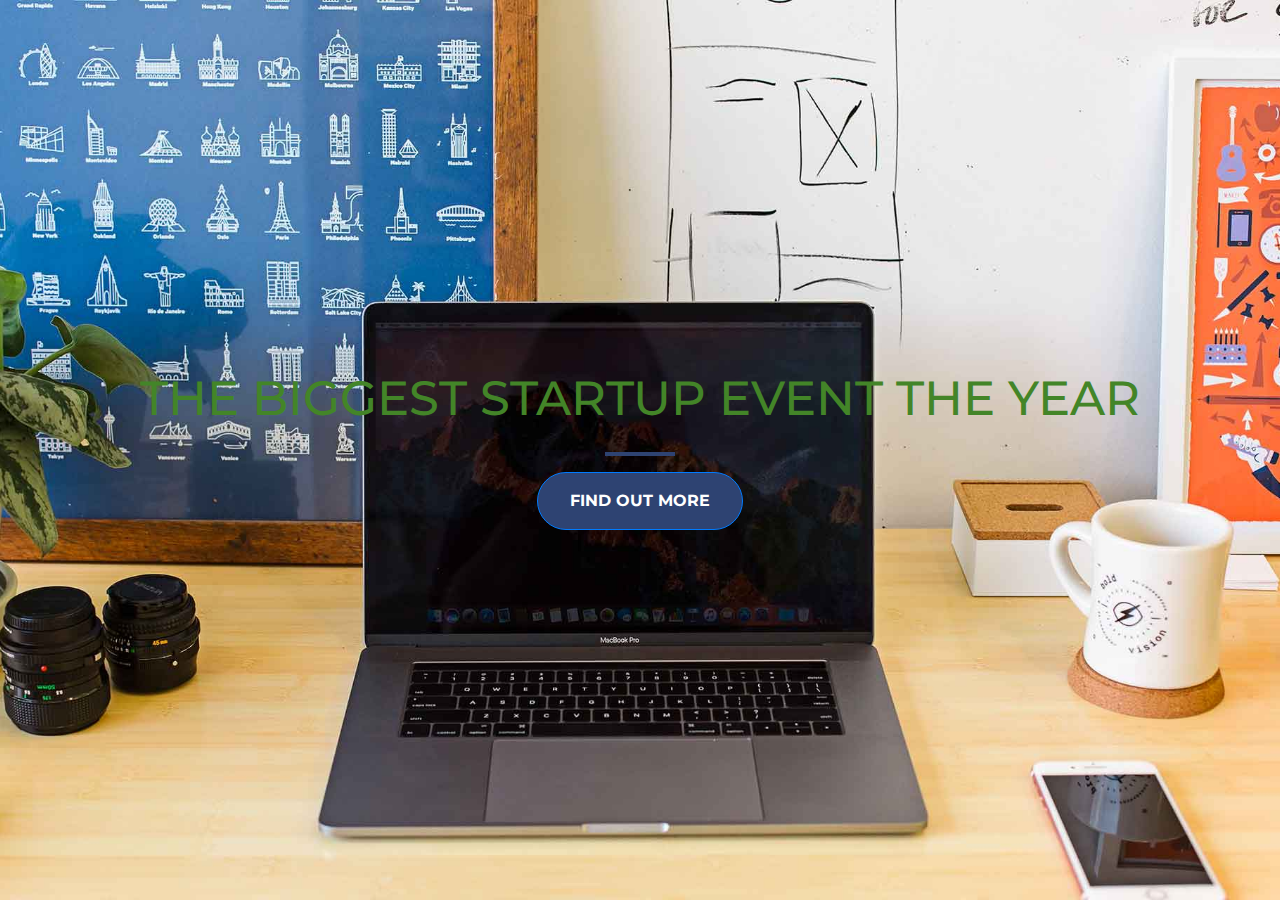
<file: index.html>
<!DOCTYPE html>
<html>
<head>
	<title>Boostrap</title>
   <!-- Required meta tags -->
    <meta charset="utf-8">
    <meta name="viewport" content="width=device-width, initial-scale=1, shrink-to-fit=no">

  <!-- Google Fonts -->
   <link href="https://fonts.googleapis.com/css2?family=Montserrat:wght@500&display=swap" rel="stylesheet">


<!-- Bootstrap CSS -->
    <link rel="stylesheet" href="https://maxcdn.bootstrapcdn.com/bootstrap/4.0.0/css/bootstrap.min.css" integrity="sha384-Gn5384xqQ1aoWXA+058RXPxPg6fy4IWvTNh0E263XmFcJlSAwiGgFAW/dAiS6JXm" crossorigin="anonymous">




<link rel="stylesheet" type="text/css" href="boostrap.css">
</head>


<body>
	<div class="container d-flex align-items-center h-100">
		<div class="row">
			<header class="text-center col-12">
		     <h1 class="text-uppercase">The Biggest startup Event the year</h1>
		   </header>
	      <section class="text-center col-12">
	        <hr>
        <a href="https://mailchi.mp/eccaed413d73/startup">    <button class = "btn btn-primary btn-xl">find out More </button>
        </section>
       </div>
   </div>






<script src="https://code.jquery.com/jquery-3.2.1.slim.min.js" integrity="sha384-KJ3o2DKtIkvYIK3UENzmM7KCkRr/rE9/Qpg6aAZGJwFDMVNA/GpGFF93hXpG5KkN" crossorigin="anonymous"></script>
<script src="https://cdnjs.cloudflare.com/ajax/libs/popper.js/1.12.9/umd/popper.min.js" integrity="sha384-ApNbgh9B+Y1QKtv3Rn7W3mgPxhU9K/ScQsAP7hUibX39j7fakFPskvXusvfa0b4Q" crossorigin="anonymous"></script>
<script src="https://maxcdn.bootstrapcdn.com/bootstrap/4.0.0/js/bootstrap.min.js" integrity="sha384-JZR6Spejh4U02d8jOt6vLEHfe/JQGiRRSQQxSfFWpi1MquVdAyjUar5+76PVCmYl" crossorigin="anonymous"></script>
</body>
</html>
</file>
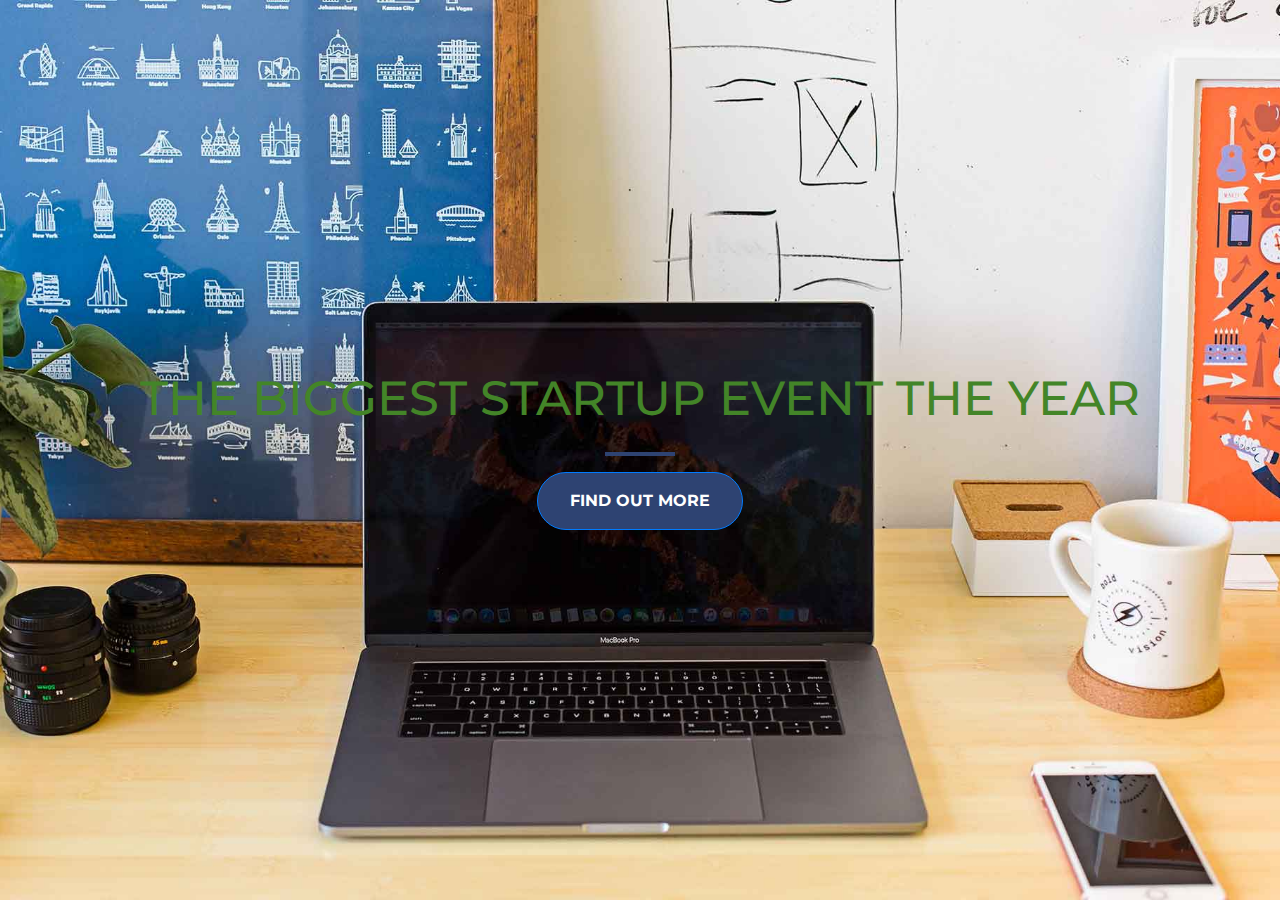
<file: boostrap.html>
<!DOCTYPE html>
<html>
<head>
	<title>Boostrap</title>
   <!-- Required meta tags -->
    <meta charset="utf-8">
    <meta name="viewport" content="width=device-width, initial-scale=1, shrink-to-fit=no">

  <!-- Google Fonts -->
   <link href="https://fonts.googleapis.com/css2?family=Montserrat:wght@500&display=swap" rel="stylesheet">


<!-- Bootstrap CSS -->
    <link rel="stylesheet" href="https://maxcdn.bootstrapcdn.com/bootstrap/4.0.0/css/bootstrap.min.css" integrity="sha384-Gn5384xqQ1aoWXA+058RXPxPg6fy4IWvTNh0E263XmFcJlSAwiGgFAW/dAiS6JXm" crossorigin="anonymous">




<link rel="stylesheet" type="text/css" href="boostrap.css">
</head>


<body>
	<div class="container d-flex align-items-center h-100">
		<div class="row">
			<header class="text-center col-12">
		     <h1 class="text-uppercase">The Biggest startup Event the year</h1>
		   </header>
	      <section class="text-center col-12">
	        <hr>
        <a href="https://mailchi.mp/eccaed413d73/startup">    <button class = "btn btn-primary btn-xl">find out More </button>
        </section>
       </div>
   </div>






<script src="https://code.jquery.com/jquery-3.2.1.slim.min.js" integrity="sha384-KJ3o2DKtIkvYIK3UENzmM7KCkRr/rE9/Qpg6aAZGJwFDMVNA/GpGFF93hXpG5KkN" crossorigin="anonymous"></script>
<script src="https://cdnjs.cloudflare.com/ajax/libs/popper.js/1.12.9/umd/popper.min.js" integrity="sha384-ApNbgh9B+Y1QKtv3Rn7W3mgPxhU9K/ScQsAP7hUibX39j7fakFPskvXusvfa0b4Q" crossorigin="anonymous"></script>
<script src="https://maxcdn.bootstrapcdn.com/bootstrap/4.0.0/js/bootstrap.min.js" integrity="sha384-JZR6Spejh4U02d8jOt6vLEHfe/JQGiRRSQQxSfFWpi1MquVdAyjUar5+76PVCmYl" crossorigin="anonymous"></script>
</body>
</html>
</file>
<file: boostrap.css>
body,
html{
	width: 100%;
	height: 100%;
    font-family: 'Montserrat', sans-serif;
	background: url(boostrap.jpg) no-repeat center center fixed; 
	-webkit-background-size: cover;
	-moz-background-size: cover;
	-o-background-size: cover;
	background-size: cover;	  
}
h1{
	font-size: 3rem;
	color:#438528;
}

.btn{
	font-weight: 700;
	border-radius: 300px;
	text-transform: uppercase;
	

}

hr{
	border-width: 4px;
	border-color:#2E4372;
	max-width: 70px;

}

.btn-xl{
	padding: 1rem 2rem;
}

.btn-primary{
	background-color: #2E4372;

}
.btn-primary:hover{
   background-color:#2E4372; 
   border-color: #2E4372; 
   border-width: 4px;
}
</file>
